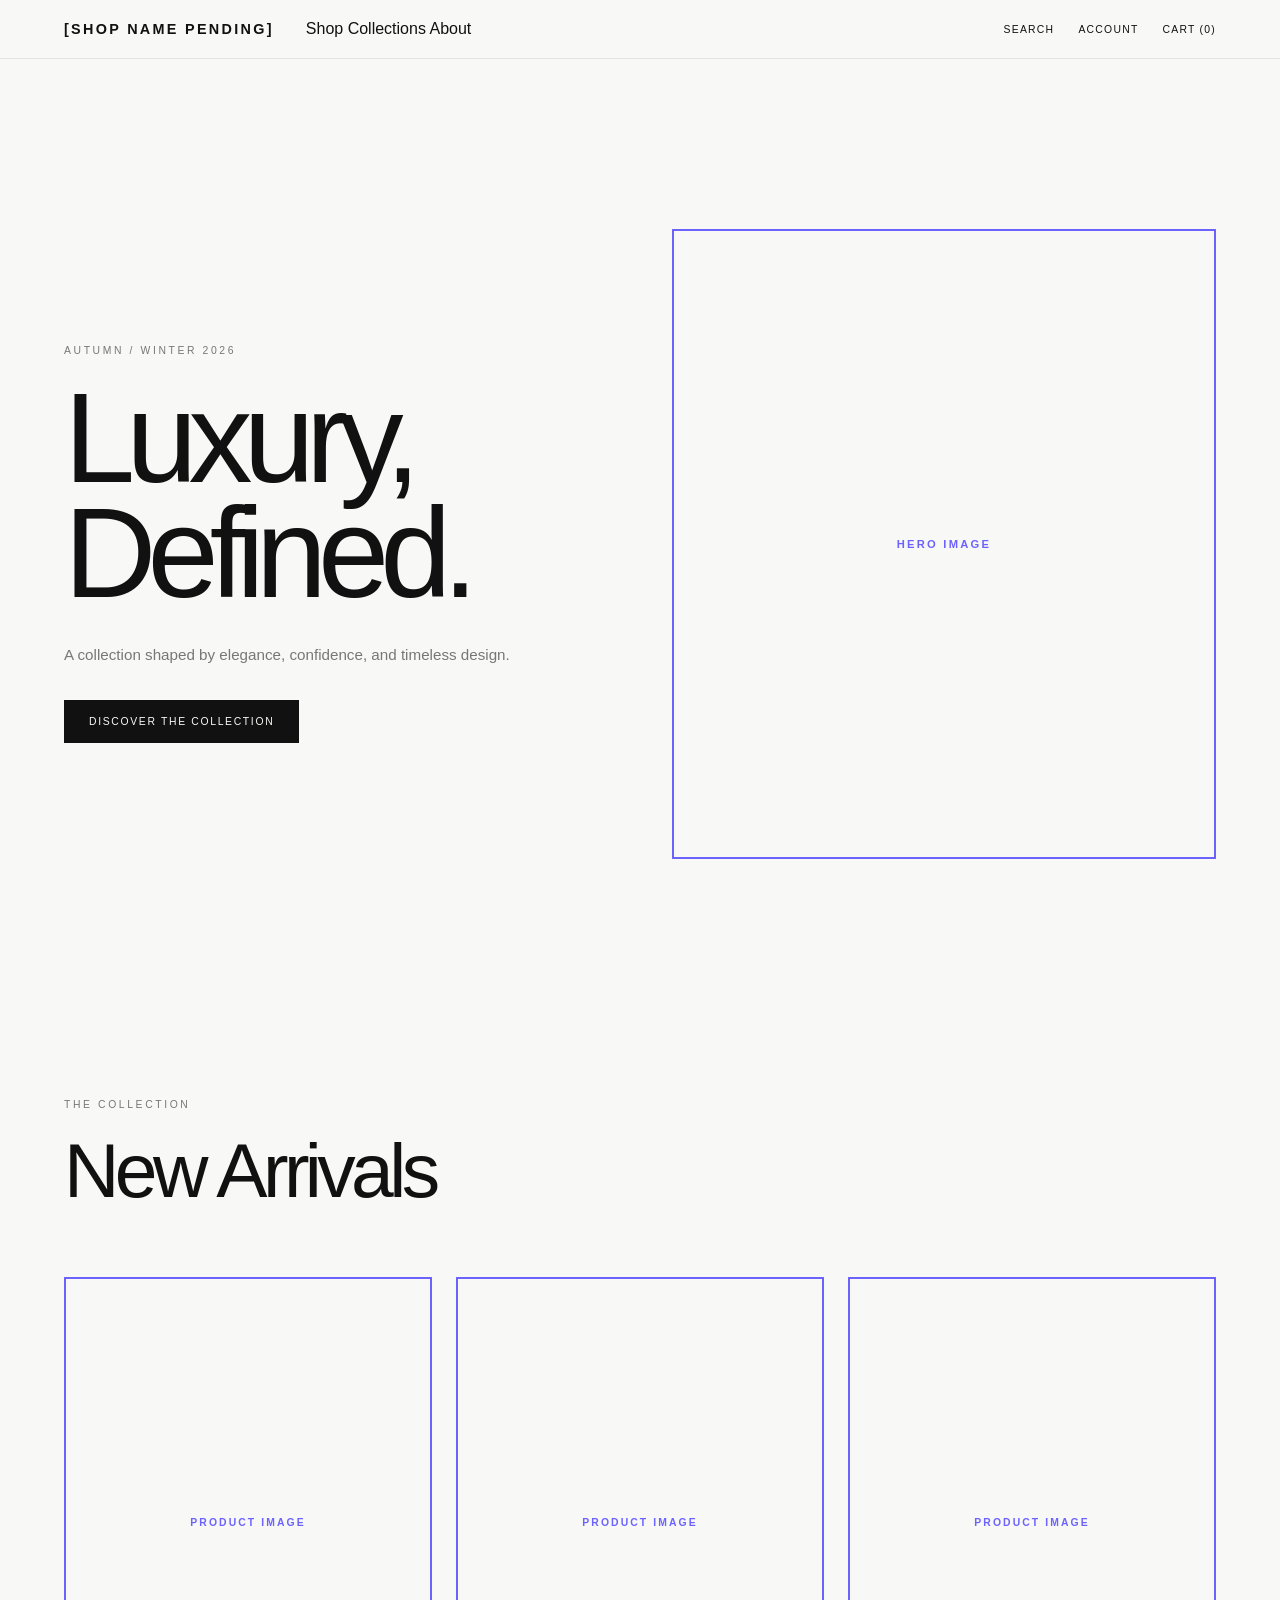
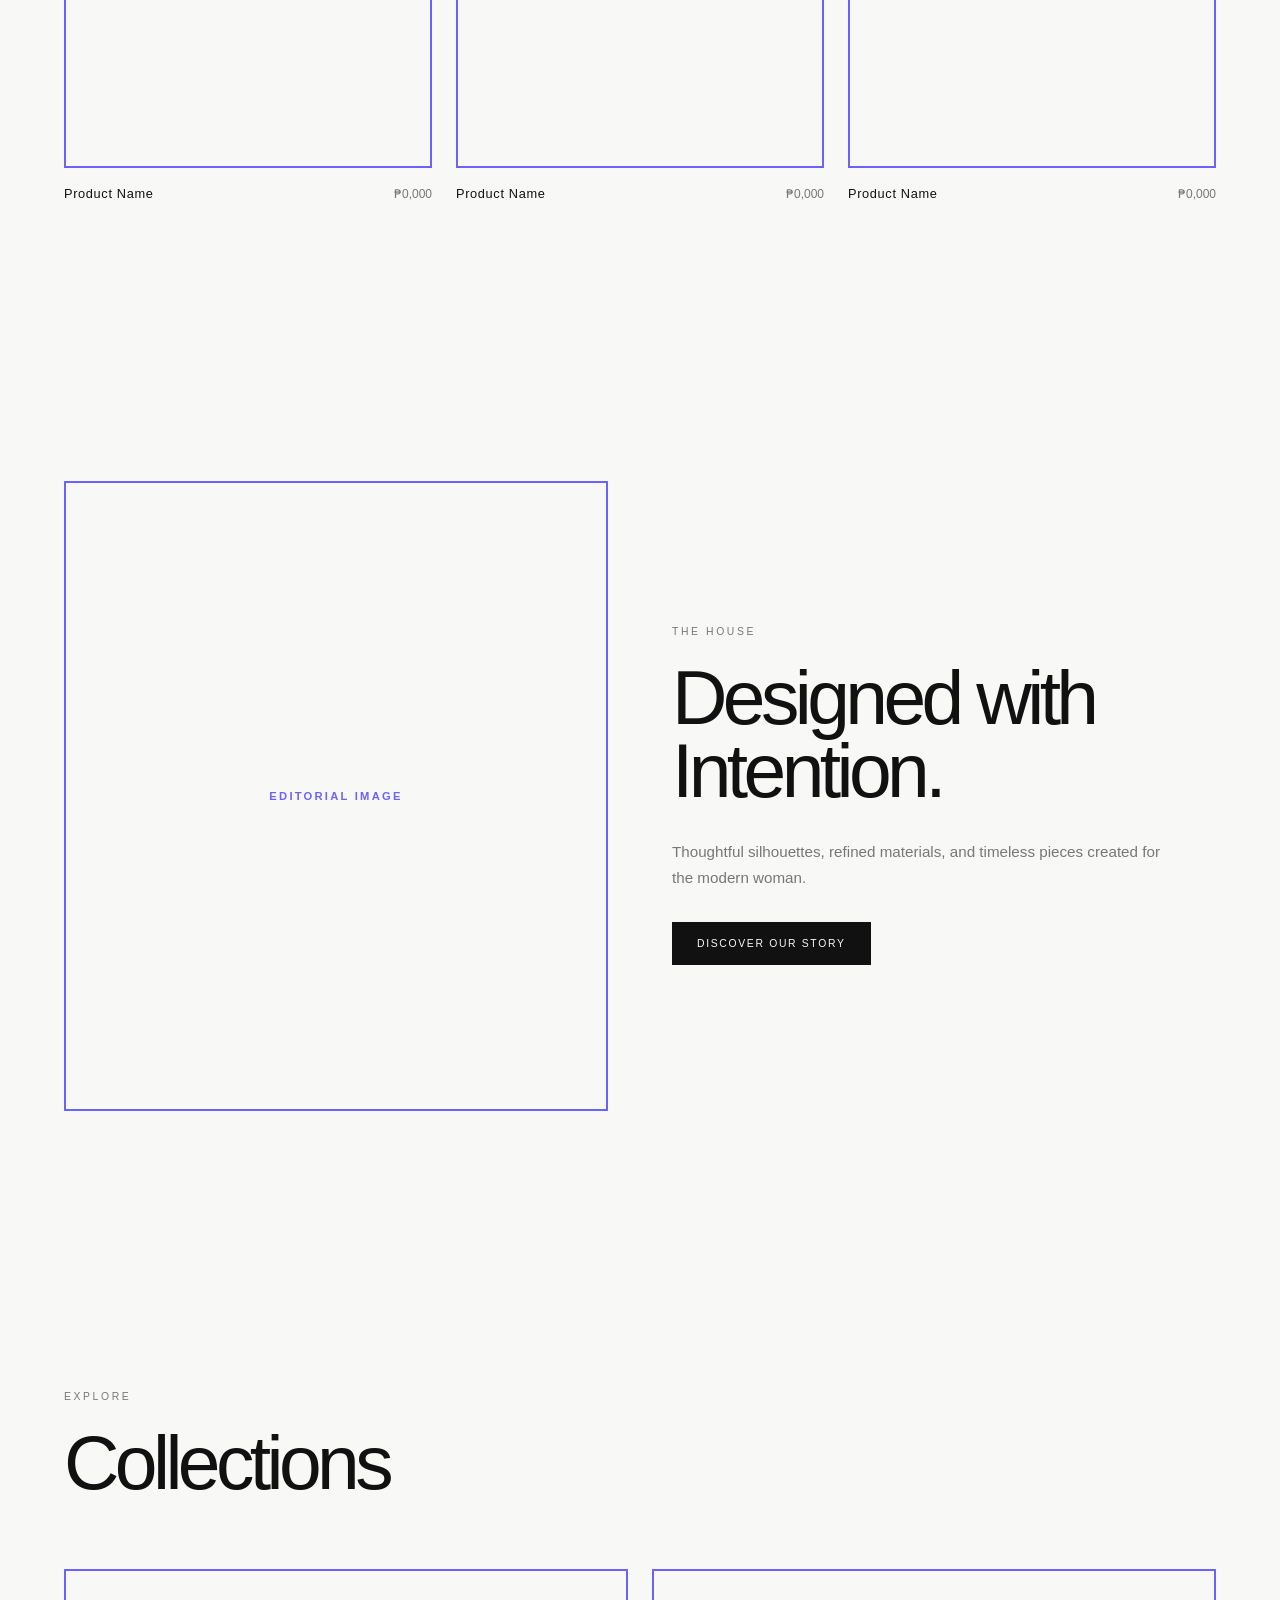
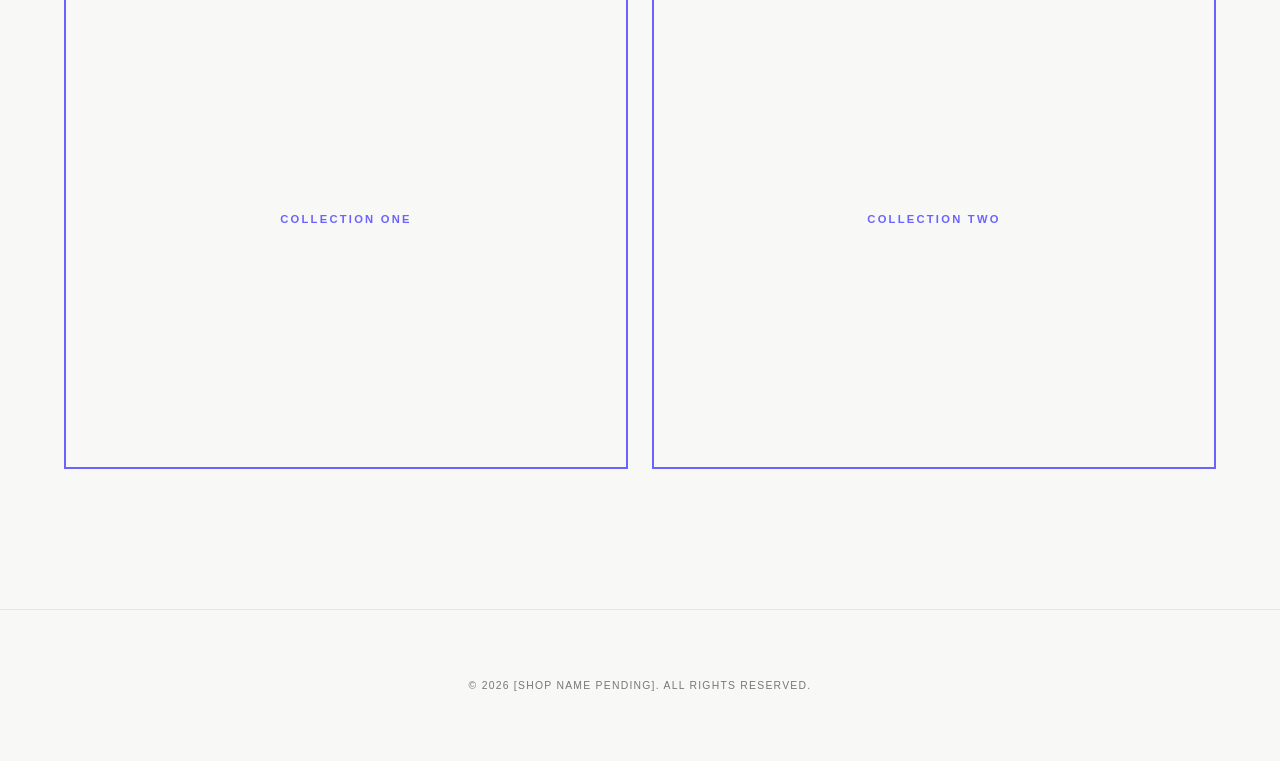
<file: E-Commerce-Store/index.html>
<!doctype html>
<html lang="en">
  <head>
    <meta charset="UTF-8" />
    <meta name="viewport" content="width=device-width, initial-scale=1.0" />

    <meta
      name="description"
      content="[Shop Name Pending] - Luxury women's fashion defined by elegance, confidence, and timeless design."
    />

    <title>[Shop Name Pending] | [Shop Subtitle Here]</title>

    <link rel="stylesheet" href="css/style.css" />
  </head>

  <body>
    <!-- Header -->

    <header class="site-header">
      <nav class="navbar" aria-label="Main navigation">
        <a href="index.html" class="logo">[Shop Name Pending]</a>

        <div class="nav-links">
          <a href="pages/shop.html">Shop</a>
          <a href="pages/collections.html">Collections</a>
          <a href="pages/about.html">About</a>
        </div>

        <div class="nav-actions">
          <a href="pages/search.html">Search</a>
          <a href="pages/account.html">Account</a>

          <a href="pages/cart.html"> Cart (<span id="cart-count">0</span>) </a>
        </div>
      </nav>
    </header>

    <main>
      <!-- Hero -->

      <section class="hero" aria-labelledby="hero-heading">
        <div class="hero-content">
          <p class="eyebrow">AUTUMN / WINTER 2026</p>

          <h1 id="hero-heading">
            Luxury,<br />
            Defined.
          </h1>

          <p class="hero-description">
            A collection shaped by elegance, confidence, and timeless design.
          </p>

          <a href="pages/shop.html" class="button"> Discover the Collection </a>
        </div>

        <div class="hero-visual">
          <!-- Hero image will eventually be provided by the database -->

          <div class="hero-placeholder" aria-label="Hero image placeholder">
            HERO IMAGE
          </div>
        </div>
      </section>

      <!-- New Arrivals -->

      <section class="featured" aria-labelledby="new-arrivals-heading">
        <div class="section-heading">
          <p class="eyebrow">THE COLLECTION</p>

          <h2 id="new-arrivals-heading">New Arrivals</h2>
        </div>

        <div class="product-grid">
          <!-- Temporary product placeholders -->

          <article class="product-card">
            <div class="product-image">
              <span>PRODUCT IMAGE</span>
            </div>

            <div class="product-info">
              <h3>Product Name</h3>
              <p>₱0,000</p>
            </div>
          </article>

          <article class="product-card">
            <div class="product-image">
              <span>PRODUCT IMAGE</span>
            </div>

            <div class="product-info">
              <h3>Product Name</h3>
              <p>₱0,000</p>
            </div>
          </article>

          <article class="product-card">
            <div class="product-image">
              <span>PRODUCT IMAGE</span>
            </div>

            <div class="product-info">
              <h3>Product Name</h3>
              <p>₱0,000</p>
            </div>
          </article>

          <!--
            Product cards will eventually be generated dynamically.

            Product information will eventually come from the database:
            - Product name
            - Price
            - Image
            - Available colors
            - Available sizes
            - Stock status
          -->
        </div>
      </section>

      <!-- Editorial -->

      <section class="editorial" aria-labelledby="editorial-heading">
        <div class="editorial-visual">
          <!-- Editorial image will be added later -->

          <div
            class="editorial-placeholder"
            aria-label="Editorial image placeholder"
          >
            EDITORIAL IMAGE
          </div>
        </div>

        <div class="editorial-content">
          <p class="eyebrow">THE HOUSE</p>

          <h2 id="editorial-heading">Designed with Intention.</h2>

          <p>
            Thoughtful silhouettes, refined materials, and timeless pieces
            created for the modern woman.
          </p>

          <a href="pages/about.html" class="button"> Discover Our Story </a>
        </div>
      </section>

      <!-- Collections -->

      <section class="collections" aria-labelledby="collections-heading">
        <div class="section-heading">
          <p class="eyebrow">EXPLORE</p>

          <h2 id="collections-heading">Collections</h2>
        </div>

        <div class="collection-grid">
          <!-- Temporary collection placeholders -->

          <a href="#" class="collection-card">
            <span>Collection One</span>
          </a>

          <a href="#" class="collection-card">
            <span>Collection Two</span>
          </a>

          <!--
            Collection cards will eventually be generated dynamically.

            Collection information and images will eventually be
            managed through the database.
          -->
        </div>
      </section>
    </main>

    <!-- Footer -->

    <footer class="site-footer">
      <nav aria-label="Footer navigation">
        <!-- Footer links will be added later -->
      </nav>

      <p>© 2026 [Shop Name Pending]. All rights reserved.</p>
    </footer>

    <script src="js/main.js"></script>
  </body>
</html>
</file>
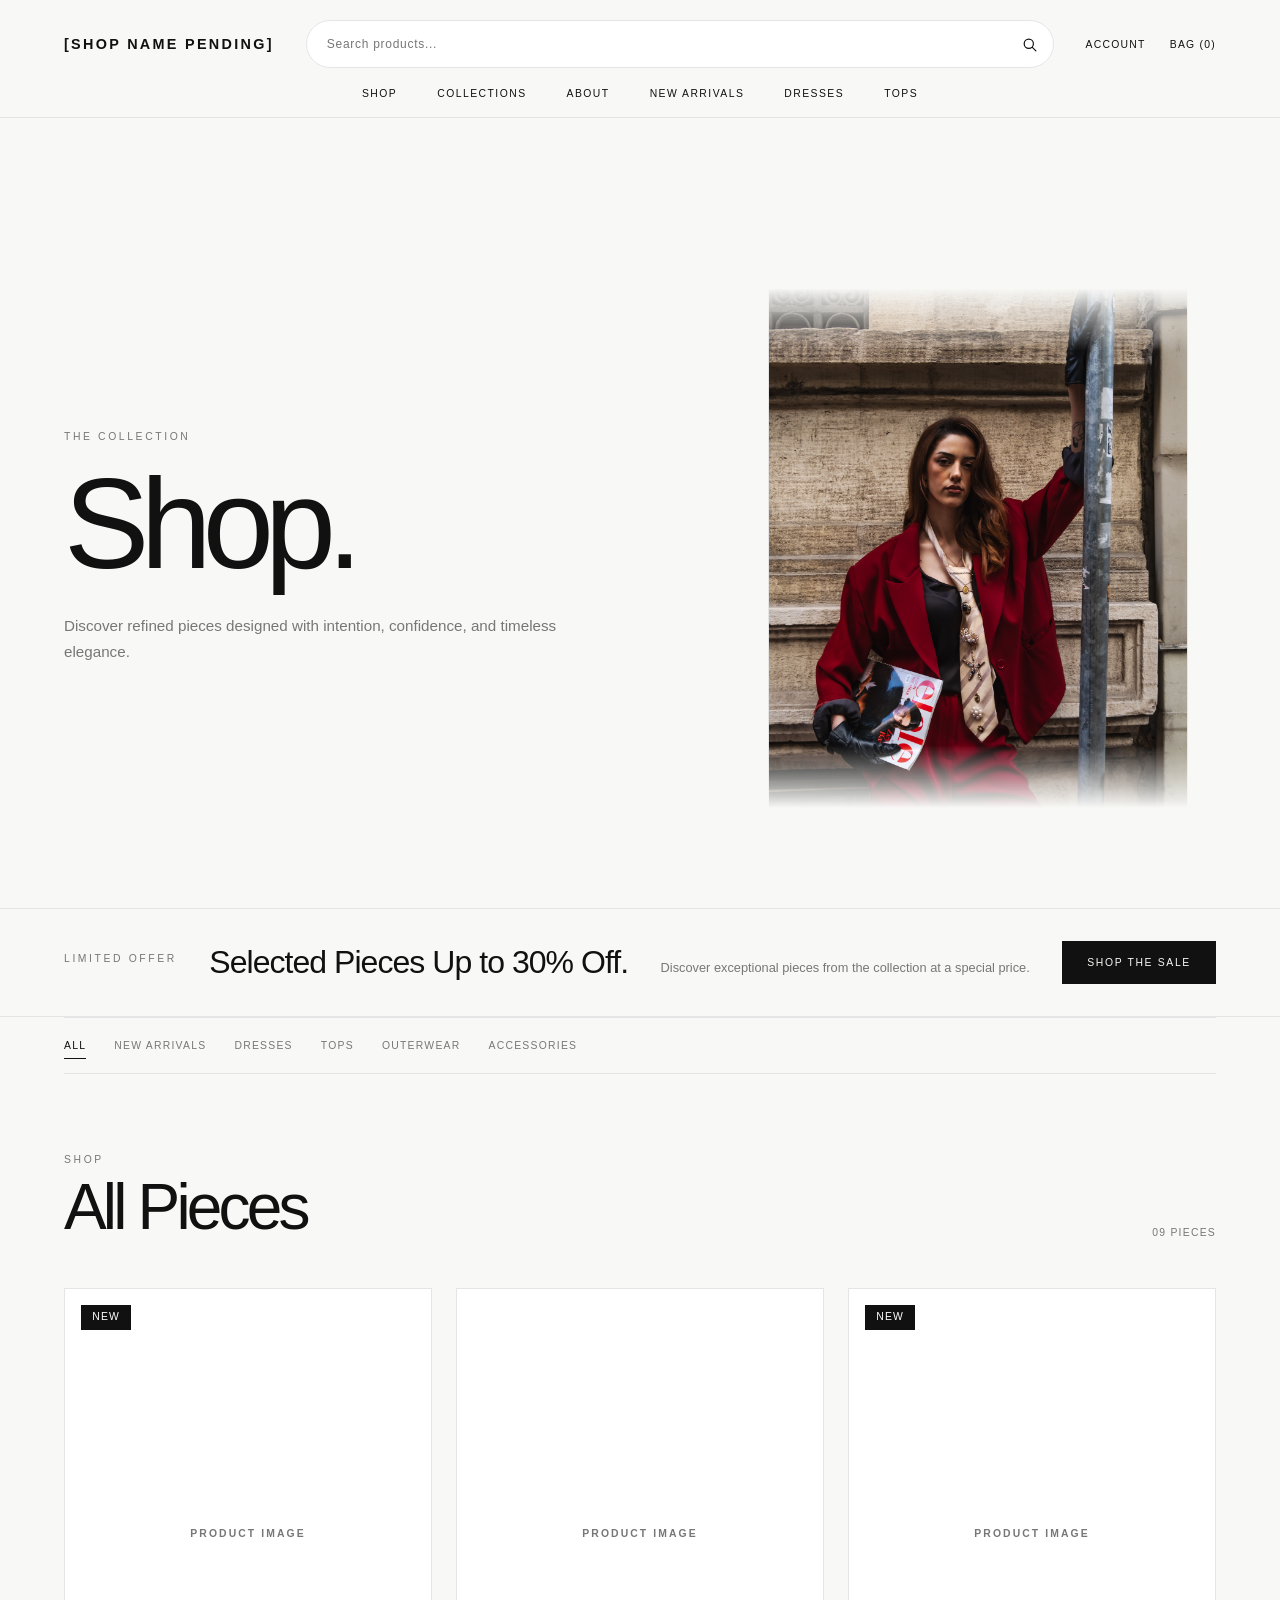
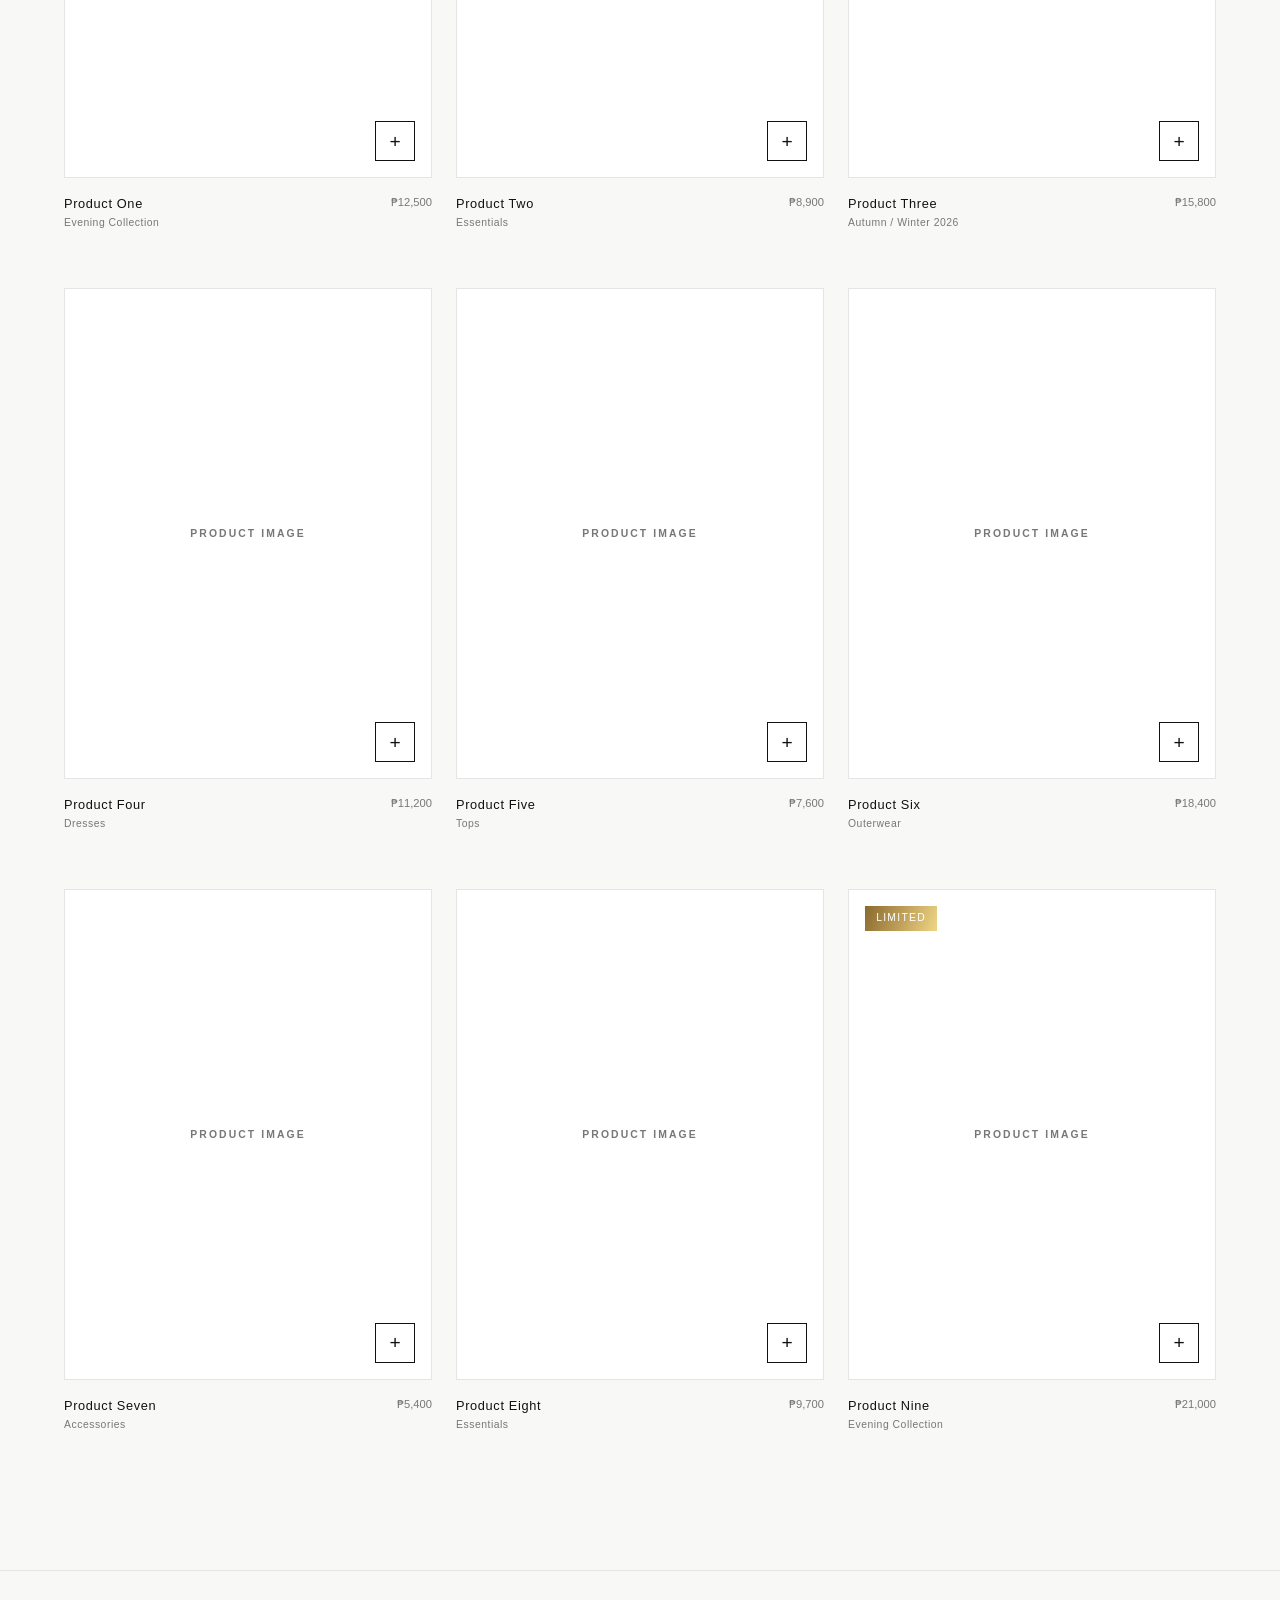
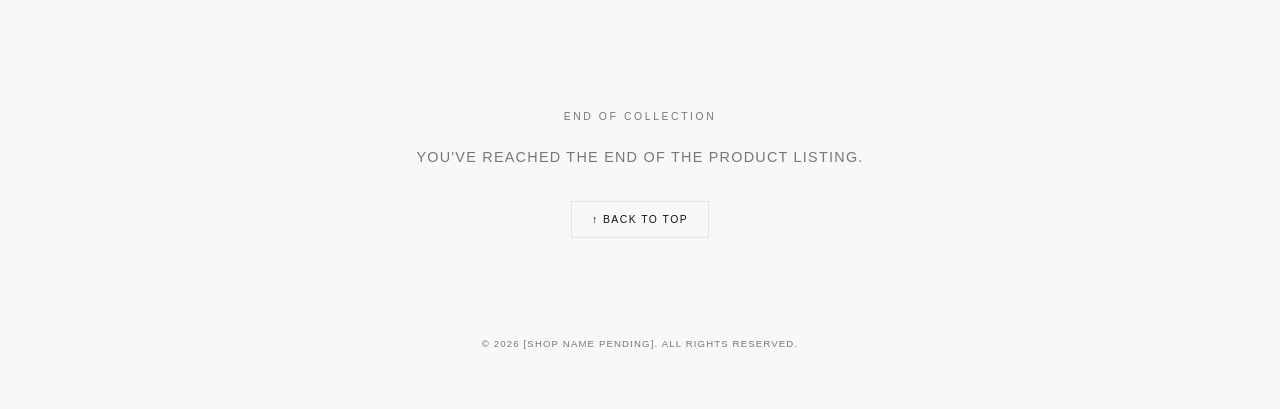
<file: E-Commerce-Store/pages/shop.html>
<!doctype html>

<html lang="en">
  <head>
    <meta charset="UTF-8" />
    <meta name="viewport" content="width=device-width, initial-scale=1.0" />

    <meta
      name="description"
      content="[Shop Name Pending] Shop - Explore the latest collection of timeless women's fashion."
    />

    <title>[Shop Name Pending] | Shop</title>

    <link rel="stylesheet" href="../css/style.css" />
    <link rel="stylesheet" href="../css/shop.css" />
  </head>

  <body>
    <!-- Header -->

    <header class="site-header">
      <nav class="navbar" aria-label="Main navigation">
        <a href="../../index.html" class="logo">[Shop Name Pending]</a>

        <form
          class="header-search"
          action="search.html"
          method="GET"
          role="search"
        >
          <input
            type="search"
            name="q"
            placeholder="Search products..."
            aria-label="Search products"
          />

          <button type="submit" aria-label="Search">
            <svg viewBox="0 0 24 24" aria-hidden="true" focusable="false">
              <circle cx="11" cy="11" r="6.5"></circle>
              <path d="M16 16L21 21"></path>
            </svg>
          </button>
        </form>

        <div class="nav-actions">
          <a href="account.html">Account</a>

          <a href="cart.html"> Bag (<span id="cart-count">0</span>) </a>
        </div>
      </nav>

      <nav class="nav-ribbon" aria-label="Store navigation">
        <a href="shop.html" class="active">Shop</a>
        <a href="collections.html">Collections</a>
        <a href="about.html">About</a>
        <a href="shop.html">New Arrivals</a>
        <a href="shop.html">Dresses</a>
        <a href="shop.html">Tops</a>
      </nav>
    </header>

    <main>
      <!-- Shop Header -->

      <section class="shop-header">
        <div class="shop-header-content">
          <p class="eyebrow">THE COLLECTION</p>

          <h1>Shop.</h1>

          <p class="shop-description">
            Discover refined pieces designed with intention, confidence, and
            timeless elegance.
          </p>
        </div>

        <!-- Featured Carousel -->

        <div class="shop-hero-carousel" aria-label="Featured collection">
          <div class="shop-hero-track">
            <!-- Slide 01 -->

            <a
              href="product.html?id=001"
              class="shop-hero-card shop-hero-product"
            >
              <div class="shop-hero-image">
                <img
                  src="../assets/images/banners/product-one.jpg"
                  alt="Product One"
                />
              </div>

              <div class="shop-hero-info">
                <div>
                  <span class="shop-hero-label">Featured</span>

                  <h2>Product One</h2>
                </div>

                <span class="shop-hero-price">₱12,500</span>
              </div>
            </a>

            <!-- Slide 02 -->

            <a
              href="product.html?id=003"
              class="shop-hero-card shop-hero-product"
            >
              <div class="shop-hero-image">
                <img
                  src="../assets/images/banners/product-three.jpg"
                  alt="Product Three"
                />
              </div>

              <div class="shop-hero-info">
                <div>
                  <span class="shop-hero-label">New Collection</span>

                  <h2>Product Three</h2>
                </div>

                <span class="shop-hero-price">₱15,800</span>
              </div>
            </a>

            <!-- Slide 03 -->

            <div class="shop-hero-card shop-hero-editorial">
              <p class="shop-hero-label">Autumn / Winter 2026</p>

              <p class="shop-hero-quote">
                Designed with intention.
                <br />
                Worn with confidence.
              </p>

              <span class="shop-hero-editorial-mark">01</span>
            </div>

            <!-- Slide 04 -->

            <a
              href="product.html?id=009"
              class="shop-hero-card shop-hero-product"
            >
              <div class="shop-hero-image">
                <img
                  src="../assets/images/banners/product-nine.jpg"
                  alt="Product Nine"
                />
              </div>

              <div class="shop-hero-info">
                <div>
                  <span class="shop-hero-label">Limited</span>

                  <h2>Product Nine</h2>
                </div>

                <span class="shop-hero-price">₱21,000</span>
              </div>
            </a>

            <!-- Slide 05 -->

            <div class="shop-hero-card shop-hero-editorial">
              <p class="shop-hero-label">The Collection</p>

              <p class="shop-hero-quote">
                Quiet forms.
                <br />
                Deliberate details.
              </p>

              <span class="shop-hero-editorial-mark">02</span>
            </div>

            <!-- Duplicate Slides -->

            <!-- Duplicate Slide 01 -->

            <a
              href="product.html?id=001"
              class="shop-hero-card shop-hero-product"
              aria-hidden="true"
              tabindex="-1"
            >
              <div class="shop-hero-image">
                <img src="../assets/images/banners/product-one.jpg" alt="" />
              </div>

              <div class="shop-hero-info">
                <div>
                  <span class="shop-hero-label">Featured</span>

                  <h2>Product One</h2>
                </div>

                <span class="shop-hero-price">₱12,500</span>
              </div>
            </a>

            <!-- Duplicate Slide 02 -->

            <a
              href="product.html?id=003"
              class="shop-hero-card shop-hero-product"
              aria-hidden="true"
              tabindex="-1"
            >
              <div class="shop-hero-image">
                <img src="../assets/images/banners/product-three.jpg" alt="" />
              </div>

              <div class="shop-hero-info">
                <div>
                  <span class="shop-hero-label">New Collection</span>

                  <h2>Product Three</h2>
                </div>

                <span class="shop-hero-price">₱15,800</span>
              </div>
            </a>

            <!-- Duplicate Slide 03 -->

            <div class="shop-hero-card shop-hero-editorial" aria-hidden="true">
              <p class="shop-hero-label">Autumn / Winter 2026</p>

              <p class="shop-hero-quote">
                Designed with intention.
                <br />
                Worn with confidence.
              </p>

              <span class="shop-hero-editorial-mark">01</span>
            </div>

            <!-- Duplicate Slide 04 -->

            <a
              href="product.html?id=009"
              class="shop-hero-card shop-hero-product"
              aria-hidden="true"
              tabindex="-1"
            >
              <div class="shop-hero-image">
                <img src="../assets/images/banners/product-nine.jpg" alt="" />
              </div>

              <div class="shop-hero-info">
                <div>
                  <span class="shop-hero-label">Limited</span>

                  <h2>Product Nine</h2>
                </div>

                <span class="shop-hero-price">₱21,000</span>
              </div>
            </a>

            <!-- Duplicate Slide 05 -->

            <div class="shop-hero-card shop-hero-editorial" aria-hidden="true">
              <p class="shop-hero-label">The Collection</p>

              <p class="shop-hero-quote">
                Quiet forms.
                <br />
                Deliberate details.
              </p>

              <span class="shop-hero-editorial-mark">02</span>
            </div>
          </div>
        </div>
      </section>

      <!-- Sale Banner -->

      <section class="sale-banner" aria-labelledby="sale-heading">
        <div class="sale-banner-content">
          <p class="eyebrow">LIMITED OFFER</p>

          <h2 id="sale-heading">Selected Pieces Up to 30% Off.</h2>

          <p class="sale-banner-description">
            Discover exceptional pieces from the collection at a special price.
          </p>

          <a href="shop.html" class="button">Shop the Sale</a>
        </div>
      </section>

      <!-- Shop Products -->

      <section class="shop-section" aria-labelledby="shop-heading">
        <!-- Shop Toolbar -->

        <div class="shop-toolbar">
          <!-- Category Navigation -->

          <nav class="category-navigation" aria-label="Product categories">
            <button
              type="button"
              class="category-link active"
              data-category="all"
            >
              All
            </button>

            <button type="button" class="category-link" data-category="new">
              New Arrivals
            </button>

            <button type="button" class="category-link" data-category="dresses">
              Dresses
            </button>

            <button type="button" class="category-link" data-category="tops">
              Tops
            </button>

            <button
              type="button"
              class="category-link"
              data-category="outerwear"
            >
              Outerwear
            </button>

            <button
              type="button"
              class="category-link"
              data-category="accessories"
            >
              Accessories
            </button>
          </nav>

          <!-- Removed Sort Function Redundancy Fix the CSS Lator and JS if needed idk
          -->
        </div>

        <!-- Results Header -->

        <div class="shop-results-header">
          <div>
            <p class="eyebrow">SHOP</p>

            <h2 id="shop-heading">All Pieces</h2>
          </div>

          <p class="product-count">
            <span id="product-count">09</span>
            Pieces
          </p>
        </div>

        <!-- Product Grid -->

        <div class="shop-product-grid">
          <!-- Product 01 -->

          <article
            class="shop-product-card"
            data-category="dresses"
            data-new="true"
            data-price="12500"
            data-date="2026-08-30"
            data-featured="true"
            data-id="001"
          >
            <div class="shop-product-image">
              <a href="product.html?id=001" class="shop-product-link">
                <span>PRODUCT IMAGE</span>

                <span class="product-label" data-label-type="new">New</span>
              </a>

              <button
                type="button"
                class="quick-add"
                aria-label="Quick add Product One"
              >
                +
              </button>
            </div>

            <div class="shop-product-info">
              <div>
                <h3>Product One</h3>

                <p>Evening Collection</p>
              </div>

              <span class="product-price">₱12,500</span>
            </div>
          </article>

          <!-- Product 02 -->

          <article
            class="shop-product-card"
            data-category="tops"
            data-new="false"
            data-price="8900"
            data-date="2026-08-20"
            data-featured="false"
            data-id="002"
          >
            <div class="shop-product-image">
              <a href="product.html?id=002" class="shop-product-link">
                <span>PRODUCT IMAGE</span>
              </a>

              <button
                type="button"
                class="quick-add"
                aria-label="Quick add Product Two"
              >
                +
              </button>
            </div>

            <div class="shop-product-info">
              <div>
                <h3>Product Two</h3>

                <p>Essentials</p>
              </div>

              <span class="product-price">₱8,900</span>
            </div>
          </article>

          <!-- Product 03 -->

          <article
            class="shop-product-card"
            data-category="outerwear"
            data-new="true"
            data-price="15800"
            data-date="2026-08-28"
            data-featured="true"
            data-id="003"
          >
            <div class="shop-product-image">
              <a href="product.html?id=003" class="shop-product-link">
                <span>PRODUCT IMAGE</span>

                <span class="product-label" data-label-type="new">New</span>
              </a>

              <button
                type="button"
                class="quick-add"
                aria-label="Quick add Product Three"
              >
                +
              </button>
            </div>

            <div class="shop-product-info">
              <div>
                <h3>Product Three</h3>

                <p>Autumn / Winter 2026</p>
              </div>

              <span class="product-price">₱15,800</span>
            </div>
          </article>

          <!-- Product 04 -->

          <article
            class="shop-product-card"
            data-category="dresses"
            data-new="false"
            data-price="11200"
            data-date="2026-08-15"
            data-featured="false"
            data-id="004"
          >
            <div class="shop-product-image">
              <a href="product.html?id=004" class="shop-product-link">
                <span>PRODUCT IMAGE</span>
              </a>

              <button
                type="button"
                class="quick-add"
                aria-label="Quick add Product Four"
              >
                +
              </button>
            </div>

            <div class="shop-product-info">
              <div>
                <h3>Product Four</h3>

                <p>Dresses</p>
              </div>

              <span class="product-price">₱11,200</span>
            </div>
          </article>

          <!-- Product 05 -->

          <article
            class="shop-product-card"
            data-category="tops"
            data-new="false"
            data-price="7600"
            data-date="2026-08-12"
            data-featured="false"
            data-id="005"
          >
            <div class="shop-product-image">
              <a href="product.html?id=005" class="shop-product-link">
                <span>PRODUCT IMAGE</span>
              </a>

              <button
                type="button"
                class="quick-add"
                aria-label="Quick add Product Five"
              >
                +
              </button>
            </div>

            <div class="shop-product-info">
              <div>
                <h3>Product Five</h3>

                <p>Tops</p>
              </div>

              <span class="product-price">₱7,600</span>
            </div>
          </article>

          <!-- Product 06 -->

          <article
            class="shop-product-card"
            data-category="outerwear"
            data-new="false"
            data-price="18400"
            data-date="2026-08-08"
            data-featured="false"
            data-id="006"
          >
            <div class="shop-product-image">
              <a href="product.html?id=006" class="shop-product-link">
                <span>PRODUCT IMAGE</span>
              </a>

              <button
                type="button"
                class="quick-add"
                aria-label="Quick add Product Six"
              >
                +
              </button>
            </div>

            <div class="shop-product-info">
              <div>
                <h3>Product Six</h3>

                <p>Outerwear</p>
              </div>

              <span class="product-price">₱18,400</span>
            </div>
          </article>

          <!-- Product 07 -->

          <article
            class="shop-product-card"
            data-category="accessories"
            data-new="false"
            data-price="5400"
            data-date="2026-08-05"
            data-featured="false"
            data-id="007"
          >
            <div class="shop-product-image">
              <a href="product.html?id=007" class="shop-product-link">
                <span>PRODUCT IMAGE</span>
              </a>

              <button
                type="button"
                class="quick-add"
                aria-label="Quick add Product Seven"
              >
                +
              </button>
            </div>

            <div class="shop-product-info">
              <div>
                <h3>Product Seven</h3>

                <p>Accessories</p>
              </div>

              <span class="product-price">₱5,400</span>
            </div>
          </article>

          <!-- Product 08 -->

          <article
            class="shop-product-card"
            data-category="tops"
            data-new="false"
            data-price="9700"
            data-date="2026-08-02"
            data-featured="false"
            data-id="008"
          >
            <div class="shop-product-image">
              <a href="product.html?id=008" class="shop-product-link">
                <span>PRODUCT IMAGE</span>
              </a>

              <button
                type="button"
                class="quick-add"
                aria-label="Quick add Product Eight"
              >
                +
              </button>
            </div>

            <div class="shop-product-info">
              <div>
                <h3>Product Eight</h3>

                <p>Essentials</p>
              </div>

              <span class="product-price">₱9,700</span>
            </div>
          </article>

          <!-- Product 09 -->

          <article
            class="shop-product-card"
            data-category="dresses"
            data-new="false"
            data-price="21000"
            data-date="2026-07-28"
            data-featured="true"
            data-id="009"
          >
            <div class="shop-product-image">
              <a href="product.html?id=009" class="shop-product-link">
                <span>PRODUCT IMAGE</span>

                <span class="product-label" data-label-type="limited">
                  Limited
                </span>
              </a>

              <button
                type="button"
                class="quick-add"
                aria-label="Quick add Product Nine"
              >
                +
              </button>
            </div>

            <div class="shop-product-info">
              <div>
                <h3>Product Nine</h3>

                <p>Evening Collection</p>
              </div>

              <span class="product-price">₱21,000</span>
            </div>
          </article>
        </div>

        <!-- Empty State -->

        <div class="shop-empty-state" id="shop-empty-state" hidden>
          <p>No pieces found.</p>
        </div>
      </section>
    </main>

    <!-- Footer -->

    <footer class="site-footer" aria-label="End of product listing">
      <p class="eyebrow">END OF COLLECTION</p>

      <p class="footer-message">
        You've reached the end of the product listing.
      </p>

      <button type="button" class="back-to-top" id="back-to-top">
        ↑ Back to top
      </button>

      <p class="footer-copyright">
        © 2026 [Shop Name Pending]. All rights reserved.
      </p>
    </footer>

    <script src="../js/main.js"></script>
    <script src="../js/shop.js"></script>
  </body>
</html>
</file>
<file: E-Commerce-Store/css/style.css>
/* Main Theme */

:root {
  /* Main Theme
       Do not edit unless necessary. */

  --color-background: #f8f8f6;
  --color-surface: #ffffff;
  --color-text: #111111;
  --color-text-muted: #777777;
  --color-border: #e5e5e5;

  /* Accent Colors */

  --color-accent: #6c63ff;

  /* Typography */

  --font-display: Arial, Helvetica, sans-serif;
  --font-body: Arial, Helvetica, sans-serif;

  /* Layout
       Values may change depending on the final design direction. */

  --container-width: 1440px;
  --page-padding: 5vw;

  /* Motion
       Tutorial / implementation to be reviewed later. */

  --transition-fast: 180ms ease;
  --transition-normal: 300ms ease;
}

/* Reset */

* {
  box-sizing: border-box;
}

html {
  scroll-behavior: smooth;
}

body {
  margin: 0;
  min-height: 100vh;
  background: var(--color-background);
  color: var(--color-text);
  font-family: var(--font-body);
  -webkit-font-smoothing: antialiased;
}

img {
  display: block;
  max-width: 100%;
}

a {
  color: inherit;
  text-decoration: none;
}

button,
a {
  cursor: pointer;
}

/* Header */

.site-header {
  position: sticky;
  top: 0;
  left: 0;
  width: 100%;
  z-index: 1000;
  background: rgba(248, 248, 246, 0.92);
  backdrop-filter: blur(12px);
  -webkit-backdrop-filter: blur(12px);
  border-bottom: 1px solid var(--color-border);
}

/* Header Top Row */

.navbar {
  width: 100%;
  max-width: var(--container-width);
  margin: 0 auto;
  padding: 20px var(--page-padding);
  display: grid;
  grid-template-columns: auto minmax(0, 1fr) auto;
  align-items: center;
  gap: 2rem;
}

/* Logo */

.logo {
  font-size: 0.9rem;
  font-weight: 600;
  letter-spacing: 0.16em;
  text-transform: uppercase;
  white-space: nowrap;
}

/* Header Search */

.header-search {
  width: 100%;
  min-width: 0;
  display: flex;
  align-items: center;
  border: 1px solid var(--color-border);
  border-radius: 999px;
  background: var(--color-surface);
  overflow: hidden;
  transition:
    border-color var(--transition-normal),
    box-shadow var(--transition-normal);
}

.header-search:focus-within {
  border-color: var(--color-text);
  box-shadow: 0 0 0 3px rgba(17, 17, 17, 0.05);
}

.header-search input {
  width: 100%;
  min-width: 0;
  padding: 0.75rem 1.25rem;
  border: 0;
  outline: 0;
  background: transparent;
  color: var(--color-text);
  font-family: inherit;
  font-size: 0.75rem;
  letter-spacing: 0.06em;
}

.header-search input::placeholder {
  color: var(--color-text-muted);
  opacity: 1;
}

.header-search button {
  width: 46px;
  height: 46px;
  flex-shrink: 0;
  display: flex;
  align-items: center;
  justify-content: center;
  padding: 0;
  border: 0;
  background: transparent;
  color: var(--color-text);
  transition:
    background var(--transition-fast),
    color var(--transition-fast);
}

.header-search button:hover {
  background: var(--color-text);
  color: var(--color-background);
}

.header-search button svg {
  width: 17px;
  height: 17px;
  fill: none;
  stroke: currentColor;
  stroke-width: 1.7;
  stroke-linecap: round;
}

/* Header Actions */

.nav-actions {
  display: flex;
  align-items: center;
  justify-content: flex-end;
  gap: 1.5rem;
  font-size: 0.65rem;
  letter-spacing: 0.12em;
  text-transform: uppercase;
}

.nav-actions a {
  transition: color var(--transition-fast);
}

.nav-actions a:hover {
  color: var(--color-accent);
}

/* Navigation Ribbon */

.nav-ribbon {
  width: 100%;
  max-width: var(--container-width);
  margin: 0 auto;
  padding: 0 var(--page-padding) 18px;
  display: flex;
  align-items: center;
  justify-content: center;
  gap: 2.5rem;
  font-size: 0.65rem;
  letter-spacing: 0.14em;
  text-transform: uppercase;
}

.nav-ribbon a {
  flex-shrink: 0;
  white-space: nowrap;
  transition: color var(--transition-fast);
}

.nav-ribbon a:hover {
  color: var(--color-accent);
}

/* Hero */

.hero {
  min-height: 100vh;
  max-width: var(--container-width);
  margin: 0 auto;
  padding: 150px var(--page-padding) 80px;
  display: grid;
  grid-template-columns: 1fr 1fr;
  align-items: center;
  gap: 5vw;
}

.hero-content {
  width: min(700px, 100%);
  animation: heroContentIn 900ms ease both;
}

/* Hero Label */

.eyebrow {
  margin: 0 0 1.5rem;
  color: var(--color-text-muted);
  font-size: 0.65rem;
  letter-spacing: 0.25em;
  text-transform: uppercase;
}

/* Hero Heading */

.hero h1 {
  margin: 0;
  font-size: clamp(4rem, 10vw, 9rem);
  font-weight: 500;
  line-height: 0.9;
  letter-spacing: -0.07em;
}

/* Hero Description */

.hero-description {
  max-width: 500px;
  margin: 2rem 0;
  color: var(--color-text-muted);
  font-size: 0.95rem;
  line-height: 1.7;
}

/* Button */

.button {
  display: inline-flex;
  align-items: center;
  justify-content: center;
  padding: 15px 24px;
  border: 1px solid var(--color-text);
  background: var(--color-text);
  color: var(--color-background);
  font-size: 0.65rem;
  letter-spacing: 0.16em;
  text-transform: uppercase;
  transition:
    background var(--transition-normal),
    color var(--transition-normal),
    border-color var(--transition-normal),
    transform var(--transition-normal);
}

.button:hover {
  background: var(--color-accent);
  border-color: var(--color-accent);
  color: #ffffff;
  transform: translateY(-2px);
}

/* Hero Visual */

.hero-visual {
  width: 100%;
  height: 70vh;
  display: flex;
  align-items: center;
  justify-content: center;
  animation: heroVisualIn 1100ms ease both;
}

/* Hero Image Placeholder */

.hero-placeholder {
  width: 100%;
  height: 100%;
  border: 2px solid var(--color-accent);
  display: flex;
  align-items: center;
  justify-content: center;
  color: var(--color-accent);
  font-size: 0.7rem;
  font-weight: 600;
  letter-spacing: 0.2em;
  text-transform: uppercase;
}

/* Featured Collection */

.featured {
  max-width: var(--container-width);
  margin: 0 auto;
  padding: 140px var(--page-padding);
}

.section-heading {
  margin-bottom: 70px;
}

.section-heading h2 {
  margin: 0;
  font-size: clamp(2.5rem, 6vw, 6rem);
  font-weight: 500;
  line-height: 0.95;
  letter-spacing: -0.06em;
}

/* Product Grid */

.product-grid {
  display: grid;
  grid-template-columns: repeat(3, 1fr);
  gap: 24px;
}

/* Product Cards */

.product-card {
  cursor: pointer;
}

.product-image {
  aspect-ratio: 3 / 4;
  border: 2px solid var(--color-accent);
  display: flex;
  align-items: center;
  justify-content: center;
  color: var(--color-accent);
  font-size: 0.65rem;
  font-weight: 600;
  letter-spacing: 0.2em;
  text-transform: uppercase;
  overflow: hidden;
  transition:
    transform var(--transition-normal),
    border-color var(--transition-normal);
}

.product-card:hover .product-image {
  transform: translateY(-6px);
  border-color: var(--color-text);
}

.product-info {
  padding-top: 18px;
  display: flex;
  align-items: baseline;
  justify-content: space-between;
  gap: 20px;
}

.product-info h3 {
  margin: 0;
  font-size: 0.8rem;
  font-weight: 500;
  letter-spacing: 0.05em;
}

.product-info p {
  margin: 0;
  color: var(--color-text-muted);
  font-size: 0.75rem;
}

/* Product Labels */

.product-label {
  position: absolute;
  top: 1rem;
  left: 1rem;
  z-index: 2;
  display: inline-flex;
  align-items: center;
  justify-content: center;
  padding: 0.45rem 0.7rem;
  background: #111111;
  color: #ffffff;
  font-size: 0.65rem;
  font-weight: 500;
  letter-spacing: 0.12em;
  text-transform: uppercase;
  line-height: 1;
  white-space: nowrap;
  overflow: hidden;
  transition:
    background var(--transition-normal),
    color var(--transition-normal);
}

/* Label Hover */

.product-label:hover {
  background: #ffffff;
  color: #111111;
}

/* Standard Labels */

.product-label[data-label-type="new"],
.product-label[data-label-type="sale"],
.product-label[data-label-type="discount"],
.product-label[data-label-type="featured"],
.product-label[data-label-type="sold-out"] {
  background: #111111;
  color: #ffffff;
}

/* Standard Label Hover */

.product-label[data-label-type="new"]:hover,
.product-label[data-label-type="sale"]:hover,
.product-label[data-label-type="discount"]:hover,
.product-label[data-label-type="featured"]:hover,
.product-label[data-label-type="sold-out"]:hover {
  background: #ffffff;
  color: #111111;
}

/* Special Labels */

.product-label[data-label-type="limited"],
.product-label[data-label-type="holiday"],
.product-label[data-label-type="holiday-sale"],
.product-label[data-label-type="holiday-exclusive"] {
  background: linear-gradient(
    110deg,
    #8a6a2f 0%,
    #c6a75e 28%,
    #f0d98a 50%,
    #c6a75e 72%,
    #8a6a2f 100%
  );
  background-size: 220% 100%;
  color: #ffffff;
  isolation: isolate;
  animation: metallicLabelShimmer 4.5s ease-in-out infinite;
}

/* Special Label Hover */

.product-label[data-label-type="limited"]:hover,
.product-label[data-label-type="holiday"]:hover,
.product-label[data-label-type="holiday-sale"]:hover,
.product-label[data-label-type="holiday-exclusive"]:hover {
  background: #ffffff;
  color: #111111;
  animation: none;
}

/* Editorial */

.editorial {
  max-width: var(--container-width);
  margin: 0 auto;
  padding: 140px var(--page-padding);
  display: grid;
  grid-template-columns: 1fr 1fr;
  align-items: center;
  gap: 5vw;
}

.editorial-visual {
  width: 100%;
  height: 70vh;
  display: flex;
  align-items: center;
  justify-content: center;
}

/* Editorial Image Placeholder */

.editorial-placeholder {
  width: 100%;
  height: 100%;
  border: 2px solid var(--color-accent);
  display: flex;
  align-items: center;
  justify-content: center;
  color: var(--color-accent);
  font-size: 0.7rem;
  font-weight: 600;
  letter-spacing: 0.2em;
  text-transform: uppercase;
}

.editorial-content {
  max-width: 600px;
}

.editorial-content h2 {
  margin: 0;
  font-size: clamp(2.5rem, 6vw, 6rem);
  font-weight: 500;
  line-height: 0.95;
  letter-spacing: -0.06em;
}

.editorial-content > p:not(.eyebrow) {
  max-width: 500px;
  margin: 2rem 0;
  color: var(--color-text-muted);
  font-size: 0.95rem;
  line-height: 1.7;
}

/* Collections */

.collections {
  max-width: var(--container-width);
  margin: 0 auto;
  padding: 140px var(--page-padding);
}

.collection-grid {
  display: grid;
  grid-template-columns: repeat(2, 1fr);
  gap: 24px;
}

/* Collection Cards */

.collection-card {
  min-height: 500px;
  border: 2px solid var(--color-accent);
  display: flex;
  align-items: center;
  justify-content: center;
  transition:
    transform var(--transition-normal),
    border-color var(--transition-normal);
}

.collection-card:hover {
  transform: translateY(-6px);
  border-color: var(--color-text);
}

.collection-card span {
  color: var(--color-accent);
  font-size: 0.7rem;
  font-weight: 600;
  letter-spacing: 0.2em;
  text-transform: uppercase;
  transition: color var(--transition-normal);
}

.collection-card:hover span {
  color: var(--color-text);
}

/* Loading State */

.is-loading {
  position: relative;
  overflow: hidden;
  background: var(--color-border);
}

.is-loading::after {
  content: "";
  position: absolute;
  inset: 0;
  background: linear-gradient(
    90deg,
    transparent,
    rgba(255, 255, 255, 0.6),
    transparent
  );
  transform: translateX(-100%);
  animation: loadingShimmer 1.4s infinite;
}

/* Accessibility */

a:focus-visible,
button:focus-visible {
  outline: 2px solid var(--color-accent);
  outline-offset: 4px;
}

/* Animations */

@keyframes heroContentIn {
  from {
    opacity: 0;
    transform: translateY(30px);
  }

  to {
    opacity: 1;
    transform: translateY(0);
  }
}

@keyframes heroVisualIn {
  from {
    opacity: 0;
    transform: translateX(30px);
  }

  to {
    opacity: 1;
    transform: translateX(0);
  }
}

@keyframes loadingShimmer {
  to {
    transform: translateX(100%);
  }
}

@keyframes metallicLabelShimmer {
  0%,
  35% {
    background-position: 120% 0;
  }

  55%,
  100% {
    background-position: -20% 0;
  }
}

/* Footer */

.site-footer {
  padding: 60px var(--page-padding);
  border-top: 1px solid var(--color-border);
  color: var(--color-text-muted);
  text-align: center;
  font-size: 0.65rem;
  letter-spacing: 0.12em;
  text-transform: uppercase;
}

/* Responsive */

@media (max-width: 1000px) {
  .navbar {
    padding: 20px 5vw;
    gap: 1.5rem;
  }

  .nav-ribbon {
    padding-right: 5vw;
    padding-left: 5vw;
    gap: 2rem;
  }

  .nav-actions {
    gap: 1rem;
    font-size: 0.6rem;
  }
}

@media (max-width: 800px) {
  .navbar {
    padding: 18px 6vw;
    grid-template-columns: auto minmax(0, 1fr);
    grid-template-areas:
      "logo actions"
      "search search";
    gap: 14px 20px;
  }

  .logo {
    grid-area: logo;
  }

  .nav-actions {
    grid-area: actions;
    justify-content: flex-end;
    gap: 1rem;
  }

  .header-search {
    grid-area: search;
  }

  .header-search input {
    padding: 0.7rem 1.1rem;
    font-size: 0.65rem;
  }

  .header-search button {
    width: 42px;
    height: 42px;
  }

  .header-search button svg {
    width: 16px;
    height: 16px;
  }

  .nav-ribbon {
    width: 100%;
    max-width: none;
    padding: 0 6vw 14px;
    justify-content: flex-start;
    gap: 1.5rem;
    overflow-x: auto;
    overflow-y: hidden;
    scrollbar-width: none;
    -webkit-overflow-scrolling: touch;
    overscroll-behavior-x: contain;
  }

  .nav-ribbon::-webkit-scrollbar {
    display: none;
  }

  .nav-ribbon a {
    flex: 0 0 auto;
    white-space: nowrap;
  }

  .hero {
    padding: 140px 6vw 80px;
    grid-template-columns: 1fr;
    align-items: end;
  }

  .hero-visual {
    height: 60vh;
  }

  .featured {
    padding: 90px 6vw;
  }

  .product-grid {
    grid-template-columns: 1fr;
  }

  .editorial {
    padding: 90px 6vw;
    grid-template-columns: 1fr;
  }

  .editorial-visual {
    height: 60vh;
  }

  .collections {
    padding: 90px 6vw;
  }

  .collection-grid {
    grid-template-columns: 1fr;
  }
}

@media (max-width: 520px) {
  .navbar {
    padding: 16px 6vw;
    gap: 12px 16px;
  }

  .logo {
    font-size: 0.78rem;
  }

  .nav-actions {
    gap: 0.75rem;
  }

  .header-search input {
    font-size: 0.6rem;
  }

  .header-search button {
    width: 40px;
    height: 40px;
  }

  .header-search button svg {
    width: 15px;
    height: 15px;
  }

  .nav-ribbon {
    padding-right: 6vw;
    padding-left: 6vw;
    gap: 1.25rem;
  }

  .nav-ribbon a {
    font-size: 0.6rem;
  }

  .hero {
    padding-top: 120px;
  }

  .hero h1 {
    font-size: clamp(3.5rem, 17vw, 6rem);
  }

  .hero-visual {
    height: 50vh;
  }

  .featured {
    padding-top: 70px;
    padding-bottom: 70px;
  }

  .editorial {
    padding-top: 70px;
    padding-bottom: 70px;
  }

  .editorial-visual {
    height: 50vh;
  }

  .collections {
    padding-top: 70px;
    padding-bottom: 70px;
  }

  .product-label {
    padding: 0.4rem 0.6rem;
    font-size: 0.6rem;
    letter-spacing: 0.1em;
  }
}

/* Reduced Motion */

@media (prefers-reduced-motion: reduce) {
  *,
  *::before,
  *::after {
    scroll-behavior: auto !important;
    animation-duration: 0.01ms !important;
    animation-iteration-count: 1 !important;
    transition-duration: 0.01ms !important;
  }
}
</file>
<file: E-Commerce-Store/css/shop.css>
/* Shop Header */

.shop-header {
  max-width: var(--container-width);
  margin: 0 auto;
  padding: 170px var(--page-padding) 100px;

  display: grid;
  grid-template-columns: minmax(0, 1fr) minmax(360px, 0.8fr);
  align-items: center;

  gap: 80px;

  min-height: 680px;
}

.shop-header-content {
  max-width: 800px;
  min-width: 0;

  animation: shopHeaderIn 800ms ease both;
}

.shop-header h1 {
  margin: 0;

  font-size: clamp(4rem, 10vw, 9rem);
  font-weight: 500;
  line-height: 0.9;
  letter-spacing: -0.07em;
}

.shop-description {
  max-width: 520px;

  margin: 2rem 0 0;

  color: var(--color-text-muted);

  font-size: 0.95rem;
  line-height: 1.7;
}

/* Sale Banner */

.sale-banner {
  width: 100%;
  max-width: var(--container-width);
  margin: 0 auto;

  padding: 32px var(--page-padding);

  border-top: 1px solid var(--color-border);
  border-bottom: 1px solid var(--color-border);

  overflow: hidden;
}

.sale-banner-content {
  display: flex;
  align-items: center;
  justify-content: space-between;

  gap: 32px;
  width: 100%;

  min-width: 0;
}

.sale-banner-text {
  min-width: 0;

  flex: 1 1 auto;
}

.sale-banner .eyebrow {
  margin: 0 0 8px;
}

.sale-banner h2 {
  margin: 0;

  font-size: clamp(1.3rem, 2.5vw, 2rem);
  line-height: 1.1;
  font-weight: 500;
  letter-spacing: -0.03em;

  overflow-wrap: anywhere;
  word-break: break-word;
}

.sale-banner-description {
  margin: 10px 0 0;

  max-width: 420px;

  color: var(--color-text-muted);
  font-size: 0.8rem;
  line-height: 1.5;

  overflow-wrap: anywhere;
}

.sale-banner .button {
  flex-shrink: 0;
}

.sale-banner-mark {
  flex-shrink: 0;

  font-size: clamp(2rem, 4vw, 3.5rem);
  line-height: 1;

  color: var(--color-border);
  pointer-events: none;
  user-select: none;
}

.sale-banner:hover .sale-banner-mark {
  color: var(--color-text-muted);
}

/* Shop Section */

.shop-section {
  max-width: var(--container-width);
  margin: 0 auto;
  padding: 0 var(--page-padding) 140px;
}

/* Toolbar */

.shop-toolbar {
  width: 100%;

  padding: 22px 0;

  border-top: 1px solid var(--color-border);
  border-bottom: 1px solid var(--color-border);

  display: flex;
  align-items: center;
  justify-content: space-between;

  gap: 30px;
}

/* Category Navigation */

.category-navigation {
  display: flex;
  align-items: center;

  gap: 1.75rem;

  flex-wrap: wrap;
}

.category-link {
  position: relative;

  padding: 0;

  border: 0;

  background: none;

  color: var(--color-text-muted);

  font: inherit;
  font-size: 0.65rem;

  letter-spacing: 0.12em;
  text-transform: uppercase;

  cursor: pointer;

  transition:
    color var(--transition-fast),
    transform var(--transition-fast);
}

.category-link:hover {
  color: var(--color-text);

  transform: translateY(-1px);
}

.category-link.active {
  color: var(--color-text);
}

.category-link.active::after {
  content: "";

  position: absolute;

  left: 0;
  right: 0;
  bottom: -8px;

  height: 1px;

  background: var(--color-text);
}

/* Results Header */

.shop-results-header {
  display: flex;
  align-items: flex-end;
  justify-content: space-between;

  gap: 30px;

  padding: 80px 0 50px;
}

.shop-results-header .eyebrow {
  margin-bottom: 12px;
}

.shop-results-header h2 {
  margin: 0;

  font-size: clamp(2.5rem, 5vw, 5rem);
  font-weight: 500;

  line-height: 0.95;
  letter-spacing: -0.06em;
}

.product-count {
  margin: 0;

  color: var(--color-text-muted);

  font-size: 0.65rem;

  letter-spacing: 0.12em;
  text-transform: uppercase;

  white-space: nowrap;
}

/* Product Grid */

.shop-product-grid {
  display: grid;

  grid-template-columns: repeat(3, 1fr);

  gap: 60px 24px;
}

/* Product Card */

.shop-product-card {
  min-width: 0;
}

.shop-product-card.is-visible {
  animation: productCardIn 600ms ease both;
}

/* Product Link */

.shop-product-link {
  display: block;

  color: inherit;
}

/* Product Image */

.shop-product-image {
  position: relative;

  aspect-ratio: 3 / 4;

  overflow: hidden;

  border: 1px solid var(--color-border);

  display: flex;
  align-items: center;
  justify-content: center;

  background: var(--color-surface);

  color: var(--color-text-muted);

  font-size: 0.65rem;
  font-weight: 600;

  letter-spacing: 0.2em;
  text-transform: uppercase;

  transition:
    transform var(--transition-normal),
    border-color var(--transition-normal);
}

.shop-product-card:hover .shop-product-image {
  transform: translateY(-5px);

  border-color: var(--color-text);
}

/* Product Labels________MOved into the style.css for All-pagres use */

/* Quick Add */

.quick-add {
  position: absolute;

  right: 16px;
  bottom: 16px;

  z-index: 3;

  width: 40px;
  height: 40px;

  border: 1px solid var(--color-text);

  display: flex;
  align-items: center;
  justify-content: center;

  background: var(--color-surface);

  color: var(--color-text);

  font-size: 1.2rem;
  font-weight: 300;

  line-height: 1;

  cursor: pointer;

  transition:
    background var(--transition-fast),
    color var(--transition-fast),
    transform var(--transition-fast);
}

.shop-product-card:hover .quick-add {
  background: var(--color-text);

  color: var(--color-surface);

  transform: translateY(-2px);
}

/* Product Information */

.shop-product-info {
  padding-top: 18px;

  display: flex;
  align-items: flex-start;
  justify-content: space-between;

  gap: 20px;
}

.shop-product-info h3 {
  margin: 0 0 6px;

  font-size: 0.8rem;
  font-weight: 500;

  letter-spacing: 0.05em;

  transition: color var(--transition-fast);
}

.shop-product-info p {
  margin: 0;

  color: var(--color-text-muted);

  font-size: 0.65rem;

  letter-spacing: 0.05em;
}

.product-price {
  color: var(--color-text-muted);

  font-size: 0.7rem;

  white-space: nowrap;

  transition: color var(--transition-fast);
}

.shop-product-card:hover .shop-product-info h3 {
  color: var(--color-accent);
}

.shop-product-card:hover .product-price {
  color: var(--color-text);
}

/* Empty State */

.shop-empty-state {
  padding: 80px 0;

  text-align: center;

  color: var(--color-text-muted);

  font-size: 0.8rem;

  letter-spacing: 0.08em;
  text-transform: uppercase;
}

.shop-empty-state p {
  margin: 0;
}

/* Focus States */

.category-link:focus-visible,
.shop-product-link:focus-visible,
.quick-add:focus-visible,
.back-to-top:focus-visible {
  outline: 2px solid var(--color-accent);

  outline-offset: 5px;
}

/* Loading State */

.shop-product-image.is-loading {
  position: relative;

  overflow: hidden;

  background: var(--color-border);

  border-color: var(--color-border);
}

.shop-product-image.is-loading::after {
  content: "";

  position: absolute;

  inset: 0;

  background: linear-gradient(
    90deg,
    transparent,
    rgba(255, 255, 255, 0.6),
    transparent
  );

  transform: translateX(-100%);

  animation: shopLoadingShimmer 1.4s infinite;
}

/* Footer */

.site-footer {
  width: 100%;

  padding: 140px var(--page-padding) 60px;

  border-top: 1px solid var(--color-border);

  display: flex;
  flex-direction: column;
  align-items: center;
  justify-content: center;

  text-align: center;
}

.site-footer .eyebrow {
  margin-bottom: 1.5rem;
}

.footer-message {
  margin: 0;

  color: var(--color-text-muted);

  font-size: 0.9rem;

  line-height: 1.6;
}

.back-to-top {
  margin-top: 2rem;

  padding: 12px 20px;

  border: 1px solid var(--color-border);

  background: transparent;

  color: var(--color-text);

  font: inherit;

  font-size: 0.65rem;

  letter-spacing: 0.14em;

  text-transform: uppercase;

  cursor: pointer;

  transition:
    color var(--transition-normal),
    border-color var(--transition-normal),
    transform var(--transition-normal);
}

.back-to-top:hover {
  color: var(--color-accent);

  border-color: var(--color-accent);

  transform: translateY(-3px);
}

.footer-copyright {
  margin: 100px 0 0;

  color: var(--color-text-muted);

  font-size: 0.6rem;

  letter-spacing: 0.12em;

  text-transform: uppercase;
}

/* Animations */

@keyframes shopHeaderIn {
  from {
    opacity: 0;

    transform: translateY(25px);
  }

  to {
    opacity: 1;

    transform: translateY(0);
  }
}

@keyframes productCardIn {
  from {
    opacity: 0;

    transform: translateY(20px);
  }

  to {
    opacity: 1;

    transform: translateY(0);
  }
}

@keyframes shopLoadingShimmer {
  to {
    transform: translateX(100%);
  }
}

/* Hero Carousel */

.shop-hero-carousel {
  position: relative;

  width: 100%;

  height: 520px;

  overflow: hidden;

  mask-image: linear-gradient(
    to bottom,
    transparent 0%,
    black 12%,
    black 88%,
    transparent 100%
  );

  -webkit-mask-image: linear-gradient(
    to bottom,
    transparent 0%,
    black 12%,
    black 88%,
    transparent 100%
  );
}

.shop-hero-track {
  display: flex;
  flex-direction: column;

  gap: 24px;

  width: 100%;

  animation: heroCarouselMove 32s linear infinite;
}

/* Hero Cards */

.shop-hero-card {
  position: relative;

  display: block;

  width: min(100%, 420px);

  margin: 0 auto;

  flex-shrink: 0;

  color: inherit;
}

.shop-hero-product {
  cursor: pointer;
}

/* Hero Image */

.shop-hero-image {
  position: relative;

  width: 100%;

  aspect-ratio: 4 / 5;

  overflow: hidden;

  border: 1px solid var(--color-border);

  display: flex;
  align-items: center;
  justify-content: center;

  background: var(--color-surface);

  color: var(--color-text-muted);

  font-size: 0.6rem;
  font-weight: 600;

  letter-spacing: 0.18em;
  text-transform: uppercase;

  transition:
    transform var(--transition-normal),
    border-color var(--transition-normal);
}

.shop-hero-product:hover .shop-hero-image {
  transform: scale(0.985);

  border-color: var(--color-text);
}

/* Hero Product Information */

.shop-hero-info {
  padding-top: 14px;

  display: flex;
  align-items: flex-start;
  justify-content: space-between;

  gap: 20px;
}

.shop-hero-label {
  display: block;

  margin: 0 0 6px;

  color: var(--color-text-muted);

  font-size: 0.55rem;

  letter-spacing: 0.12em;
  text-transform: uppercase;
}

.shop-hero-info h2 {
  margin: 0;

  font-size: 0.8rem;
  font-weight: 500;

  letter-spacing: 0.04em;

  transition: color var(--transition-fast);
}

.shop-hero-price {
  color: var(--color-text-muted);

  font-size: 0.65rem;

  white-space: nowrap;

  transition: color var(--transition-fast);
}

.shop-hero-product:hover .shop-hero-info h2 {
  color: var(--color-accent);
}

.shop-hero-product:hover .shop-hero-price {
  color: var(--color-text);
}

/* Editorial Cards */

.shop-hero-editorial {
  min-height: 300px;

  padding: 38px;

  border: 1px solid var(--color-border);

  display: flex;
  flex-direction: column;
  justify-content: space-between;

  background: var(--color-text);

  color: var(--color-background);
}

.shop-hero-editorial .shop-hero-label {
  color: rgba(248, 248, 246, 0.55);
}

.shop-hero-quote {
  max-width: 300px;

  margin: auto 0;

  font-size: clamp(1.4rem, 3vw, 2rem);
  font-weight: 400;

  line-height: 1.15;

  letter-spacing: -0.03em;
}

.shop-hero-editorial-mark {
  align-self: flex-end;

  color: rgba(248, 248, 246, 0.45);

  font-size: 0.6rem;

  letter-spacing: 0.15em;
}

/* Infinite Movement */

@keyframes heroCarouselMove {
  from {
    transform: translateY(0);
  }

  to {
    transform: translateY(calc(-50% - 12px));
  }
}

/* Responsive */

/* Tablet */

@media (max-width: 1000px) {
  .shop-header {
    grid-template-columns: 1fr;

    gap: 70px;

    min-height: auto;
  }

  .shop-hero-carousel {
    height: 520px;

    max-width: 520px;

    margin: 0 auto;
  }

  .shop-hero-card {
    width: min(100%, 400px);
  }

  .shop-toolbar {
    align-items: flex-start;

    flex-direction: column;
  }

  .shop-product-grid {
    grid-template-columns: repeat(2, 1fr);

    gap: 50px 20px;
  }

  .sale-banner-content {
    gap: 24px;
  }

  .sale-banner-mark {
    font-size: clamp(2rem, 5vw, 3rem);
  }
}

/* Mobile */

@media (max-width: 800px) {
  .shop-header {
    padding: 140px 6vw 80px;

    gap: 55px;
  }

  .shop-section {
    padding: 0 6vw 90px;
  }

  .shop-hero-carousel {
    height: 440px;
  }

  .shop-hero-card {
    width: min(100%, 340px);
  }

  .shop-hero-editorial {
    min-height: 250px;

    padding: 28px;
  }

  .shop-hero-quote {
    font-size: 1.5rem;
  }

  .shop-toolbar {
    gap: 25px;
  }

  .category-navigation {
    width: 100%;

    gap: 1.25rem;

    flex-wrap: nowrap;

    overflow-x: auto;
    overflow-y: hidden;

    padding: 8px 0 12px;

    scrollbar-width: none;

    -webkit-overflow-scrolling: touch;

    overscroll-behavior-x: contain;

    scroll-snap-type: x proximity;
  }

  .category-navigation::-webkit-scrollbar {
    display: none;
  }

  .category-link {
    flex: 0 0 auto;

    white-space: nowrap;

    scroll-snap-align: start;
  }

  .shop-results-header {
    padding: 60px 0 40px;

    align-items: flex-start;

    flex-direction: column;

    gap: 15px;
  }

  .shop-product-grid {
    grid-template-columns: repeat(2, 1fr);

    gap: 45px 16px;
  }

  .shop-product-info {
    gap: 12px;
  }

  .site-footer {
    padding: 100px 6vw 50px;
  }

  .footer-message {
    max-width: 280px;
  }

  .footer-copyright {
    margin-top: 70px;
  }

  .sale-banner {
    padding: 40px 6vw;
  }

  .sale-banner-content {
    align-items: flex-start;

    flex-direction: column;

    gap: 24px;
  }

  .sale-banner-text {
    width: 100%;
  }

  .sale-banner h2 {
    max-width: 100%;

    font-size: clamp(2rem, 8vw, 3.5rem);
  }

  .sale-banner-description {
    max-width: 100%;
  }

  .sale-banner .button {
    width: 100%;
  }

  .sale-banner-mark {
    position: absolute;

    right: -5px;

    bottom: -25px;

    font-size: 7rem;
  }
}

/* Small Mobile */

@media (max-width: 520px) {
  .shop-header {
    padding-top: 125px;
  }

  .shop-header h1 {
    font-size: clamp(3.5rem, 18vw, 5rem);
  }

  .shop-description {
    font-size: 0.85rem;
  }

  .shop-hero-carousel {
    height: 400px;
  }

  .shop-hero-card {
    width: 100%;
  }

  .shop-hero-image {
    aspect-ratio: 4 / 5;
  }

  .shop-hero-editorial {
    min-height: 230px;

    padding: 24px;
  }

  .shop-hero-quote {
    font-size: 1.35rem;
  }

  .category-navigation {
    gap: 1rem;

    padding-bottom: 12px;
  }

  .category-link {
    font-size: 0.6rem;
  }

  .shop-results-header h2 {
    font-size: 2.5rem;
  }

  .shop-product-grid {
    grid-template-columns: 1fr;

    gap: 50px;
  }

  .shop-product-info h3 {
    font-size: 0.75rem;
  }

  .product-price {
    font-size: 0.65rem;
  }

  .quick-add {
    width: 36px;
    height: 36px;

    right: 12px;
    bottom: 12px;
  }

  .product-label {
    top: 12px;
    left: 12px;
  }

  .site-footer {
    padding: 90px 6vw 45px;
  }

  .footer-copyright {
    margin-top: 60px;
  }

  .sale-banner {
    padding: 35px 6vw;
  }

  .sale-banner h2 {
    font-size: clamp(1.8rem, 10vw, 3rem);

    line-height: 1;
  }

  .sale-banner-description {
    font-size: 0.8rem;
  }

  .sale-banner-mark {
    right: -10px;

    bottom: -15px;

    font-size: 5rem;
  }
}

/* Reduced Motion */

@media (prefers-reduced-motion: reduce) {
  .shop-hero-track {
    animation: none;
  }

  .shop-product-card.is-visible {
    animation: none;
  }

  .shop-hero-image,
  .shop-product-image,
  .quick-add,
  .category-link,
  .back-to-top,
  .sale-banner-mark {
    transition: none;
  }

  .category-navigation {
    scroll-behavior: auto;
    scroll-snap-type: none;
  }
}
</file>
